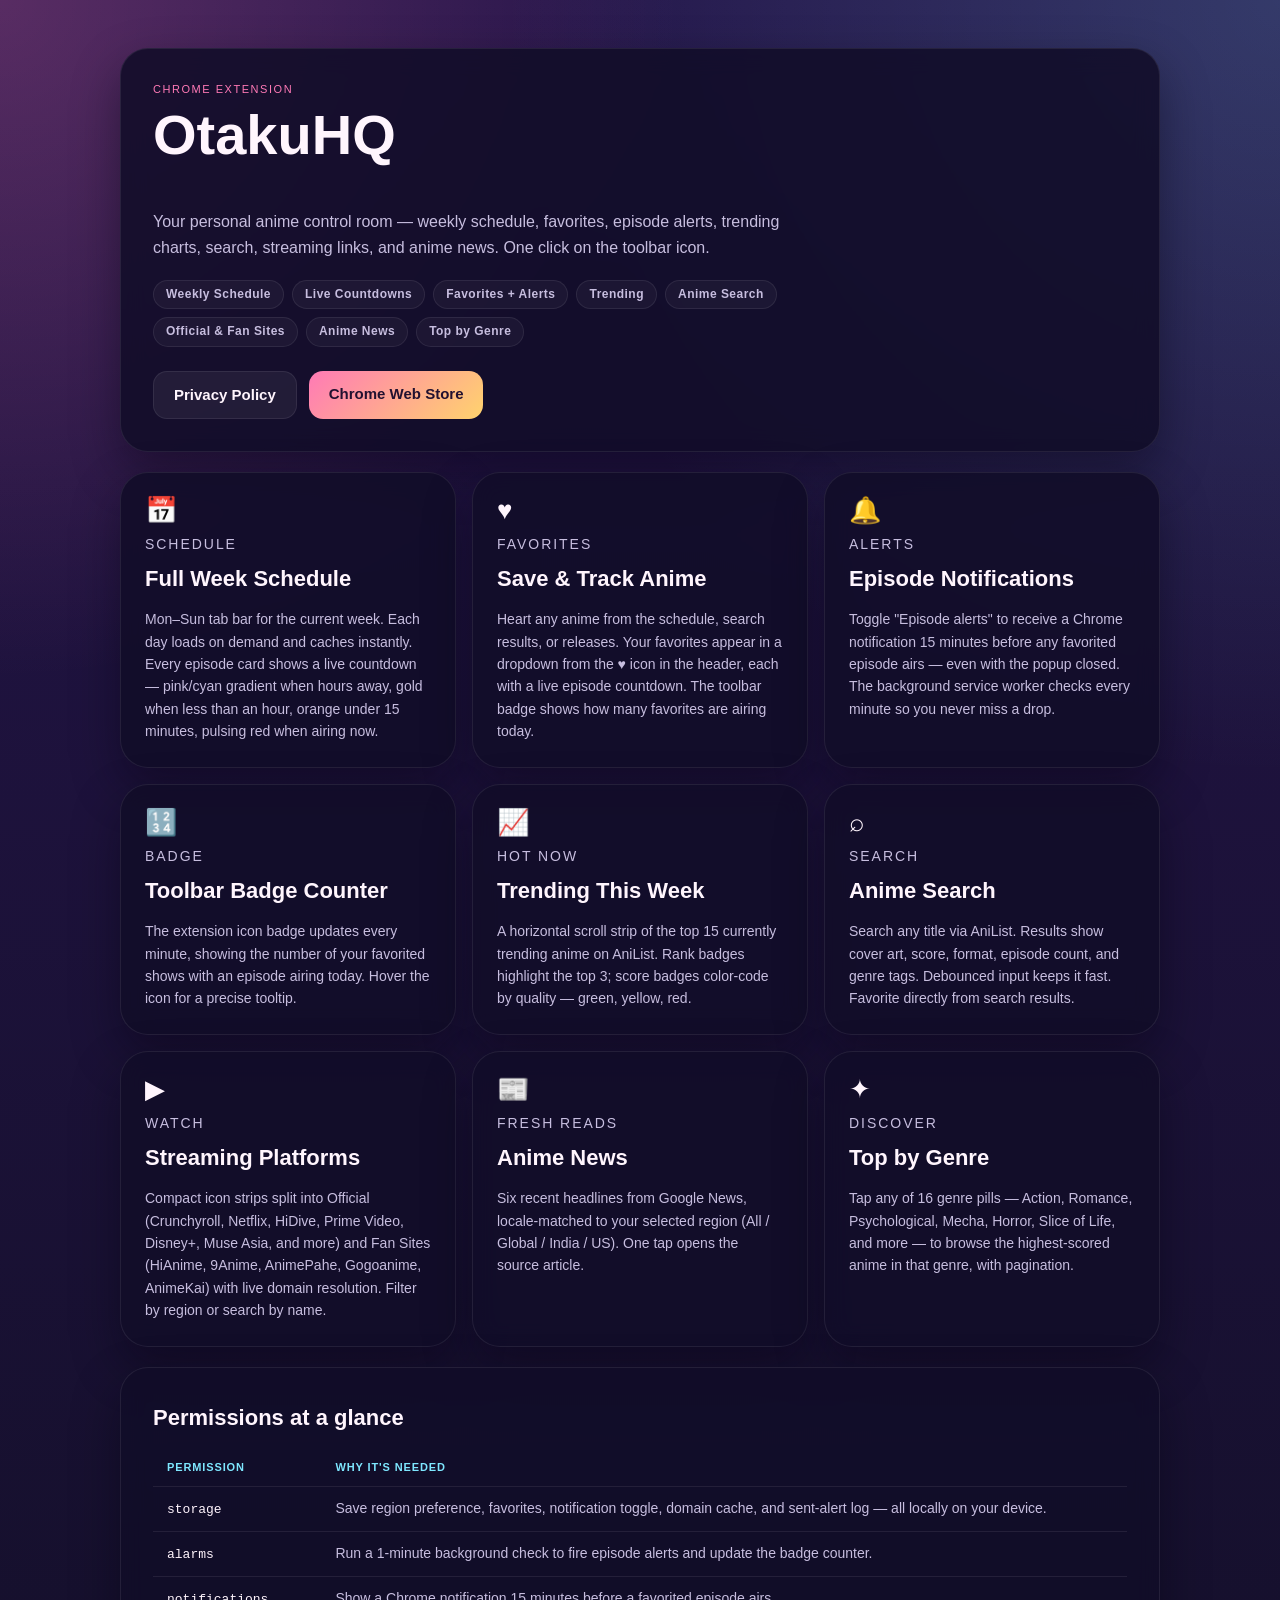
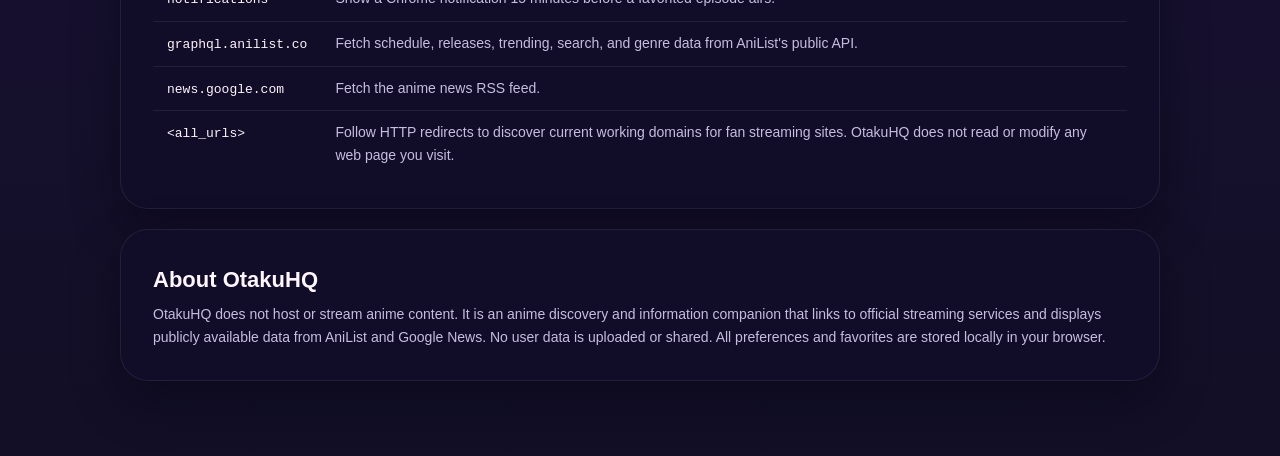
<file: index.html>
<!doctype html>
<html lang="en">
  <head>
    <meta charset="utf-8" />
    <meta name="viewport" content="width=device-width, initial-scale=1" />
    <title>OtakuHQ — Anime Control Room for Chrome</title>
    <meta
      name="description"
      content="OtakuHQ is a Chrome extension with a full weekly anime schedule, favorites, episode alerts, trending charts, search, streaming platforms, and anime news — all from one popup."
    />
    <link rel="stylesheet" href="styles.css" />
  </head>
  <body>
    <main class="page-shell">

      <!-- Hero -->
      <section class="card">
        <div class="hero-body">
          <p class="eyebrow">Chrome Extension</p>
          <h1>OtakuHQ</h1>
          <p class="lead">
            Your personal anime control room — weekly schedule, favorites,
            episode alerts, trending charts, search, streaming links, and
            anime news. One click on the toolbar icon.
          </p>

          <div class="badge-row">
            <span class="badge">Weekly Schedule</span>
            <span class="badge">Live Countdowns</span>
            <span class="badge">Favorites + Alerts</span>
            <span class="badge">Trending</span>
            <span class="badge">Anime Search</span>
            <span class="badge">Official &amp; Fan Sites</span>
            <span class="badge">Anime News</span>
            <span class="badge">Top by Genre</span>
          </div>

          <div class="actions">
            <a class="button button-secondary" href="privacy-policy.html">Privacy Policy</a>
            <a class="button button-primary" href="https://chromewebstore.google.com/" target="_blank" rel="noreferrer">Chrome Web Store</a>
          </div>
        </div>
      </section>

      <!-- Feature grid -->
      <div class="feature-grid">

        <article class="card feature-card">
          <div class="feature-icon">📅</div>
          <p class="card-kicker">Schedule</p>
          <h2>Full Week Schedule</h2>
          <p>
            Mon–Sun tab bar for the current week. Each day loads on demand and
            caches instantly. Every episode card shows a live countdown — pink/cyan
            gradient when hours away, gold when less than an hour, orange under
            15 minutes, pulsing red when airing now.
          </p>
        </article>

        <article class="card feature-card">
          <div class="feature-icon">♥</div>
          <p class="card-kicker">Favorites</p>
          <h2>Save &amp; Track Anime</h2>
          <p>
            Heart any anime from the schedule, search results, or releases. Your
            favorites appear in a dropdown from the ♥ icon in the header, each
            with a live episode countdown. The toolbar badge shows how many
            favorites are airing today.
          </p>
        </article>

        <article class="card feature-card">
          <div class="feature-icon">🔔</div>
          <p class="card-kicker">Alerts</p>
          <h2>Episode Notifications</h2>
          <p>
            Toggle "Episode alerts" to receive a Chrome notification 15 minutes
            before any favorited episode airs — even with the popup closed. The
            background service worker checks every minute so you never miss a drop.
          </p>
        </article>

        <article class="card feature-card">
          <div class="feature-icon">🔢</div>
          <p class="card-kicker">Badge</p>
          <h2>Toolbar Badge Counter</h2>
          <p>
            The extension icon badge updates every minute, showing the number of
            your favorited shows with an episode airing today. Hover the icon for
            a precise tooltip.
          </p>
        </article>

        <article class="card feature-card">
          <div class="feature-icon">📈</div>
          <p class="card-kicker">Hot Now</p>
          <h2>Trending This Week</h2>
          <p>
            A horizontal scroll strip of the top 15 currently trending anime on
            AniList. Rank badges highlight the top 3; score badges color-code
            by quality — green, yellow, red.
          </p>
        </article>

        <article class="card feature-card">
          <div class="feature-icon">⌕</div>
          <p class="card-kicker">Search</p>
          <h2>Anime Search</h2>
          <p>
            Search any title via AniList. Results show cover art, score, format,
            episode count, and genre tags. Debounced input keeps it fast.
            Favorite directly from search results.
          </p>
        </article>

        <article class="card feature-card">
          <div class="feature-icon">▶</div>
          <p class="card-kicker">Watch</p>
          <h2>Streaming Platforms</h2>
          <p>
            Compact icon strips split into Official (Crunchyroll, Netflix, HiDive,
            Prime Video, Disney+, Muse Asia, and more) and Fan Sites (HiAnime,
            9Anime, AnimePahe, Gogoanime, AnimeKai) with live domain resolution.
            Filter by region or search by name.
          </p>
        </article>

        <article class="card feature-card">
          <div class="feature-icon">📰</div>
          <p class="card-kicker">Fresh Reads</p>
          <h2>Anime News</h2>
          <p>
            Six recent headlines from Google News, locale-matched to your selected
            region (All / Global / India / US). One tap opens the source article.
          </p>
        </article>

        <article class="card feature-card">
          <div class="feature-icon">✦</div>
          <p class="card-kicker">Discover</p>
          <h2>Top by Genre</h2>
          <p>
            Tap any of 16 genre pills — Action, Romance, Psychological, Mecha,
            Horror, Slice of Life, and more — to browse the highest-scored anime
            in that genre, with pagination.
          </p>
        </article>

      </div>

      <!-- Permissions at a glance -->
      <section class="card">
        <h2>Permissions at a glance</h2>
        <table>
          <thead>
            <tr><th>Permission</th><th>Why it's needed</th></tr>
          </thead>
          <tbody>
            <tr>
              <td><code>storage</code></td>
              <td>Save region preference, favorites, notification toggle, domain cache, and sent-alert log — all locally on your device.</td>
            </tr>
            <tr>
              <td><code>alarms</code></td>
              <td>Run a 1-minute background check to fire episode alerts and update the badge counter.</td>
            </tr>
            <tr>
              <td><code>notifications</code></td>
              <td>Show a Chrome notification 15 minutes before a favorited episode airs.</td>
            </tr>
            <tr>
              <td><code>graphql.anilist.co</code></td>
              <td>Fetch schedule, releases, trending, search, and genre data from AniList's public API.</td>
            </tr>
            <tr>
              <td><code>news.google.com</code></td>
              <td>Fetch the anime news RSS feed.</td>
            </tr>
            <tr>
              <td><code>&lt;all_urls&gt;</code></td>
              <td>Follow HTTP redirects to discover current working domains for fan streaming sites. OtakuHQ does not read or modify any web page you visit.</td>
            </tr>
          </tbody>
        </table>
      </section>

      <!-- About / footer -->
      <section class="card">
        <h2>About OtakuHQ</h2>
        <p class="footer-note">
          OtakuHQ does not host or stream anime content. It is an anime discovery
          and information companion that links to official streaming services and
          displays publicly available data from AniList and Google News. No user
          data is uploaded or shared. All preferences and favorites are stored
          locally in your browser.
        </p>
      </section>

    </main>
  </body>
</html>
</file>
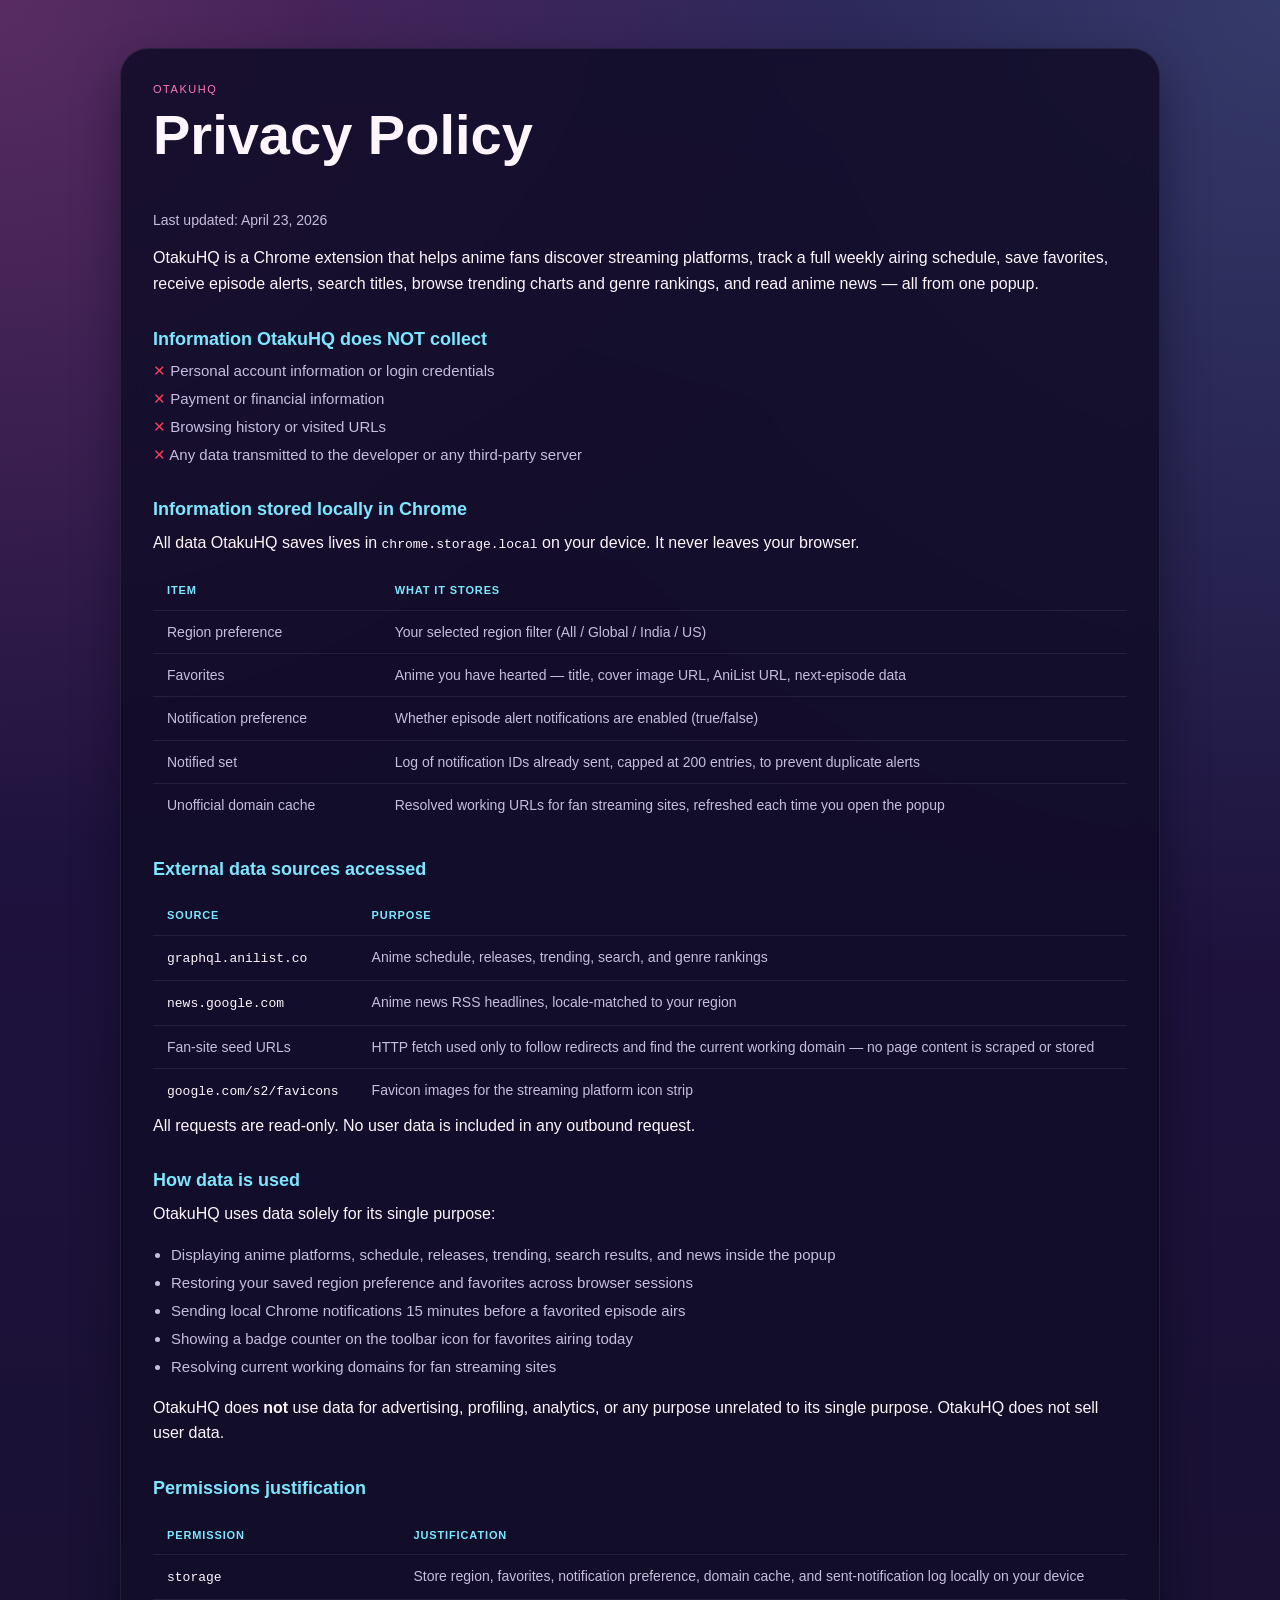
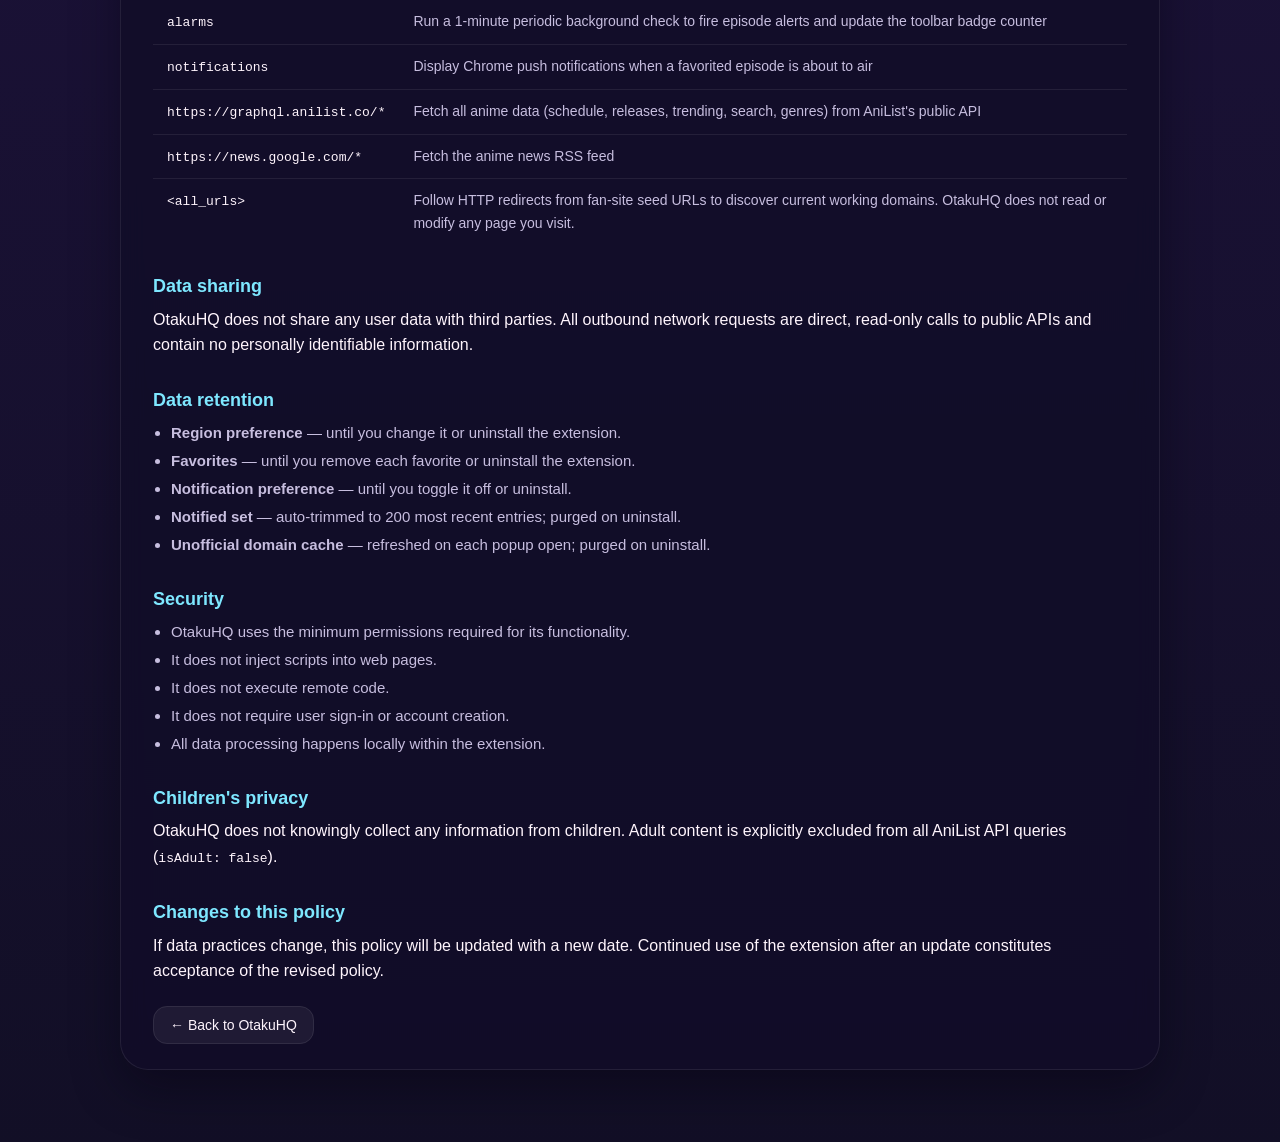
<file: privacy-policy.html>
<!doctype html>
<html lang="en">
  <head>
    <meta charset="utf-8" />
    <meta name="viewport" content="width=device-width, initial-scale=1" />
    <title>OtakuHQ — Privacy Policy</title>
    <meta name="description" content="Privacy Policy for the OtakuHQ Chrome extension." />
    <link rel="stylesheet" href="styles.css" />
  </head>
  <body>
    <main class="page-shell">

      <section class="card policy-section">
        <p class="eyebrow">OtakuHQ</p>
        <h1>Privacy Policy</h1>
        <p class="muted">Last updated: April 23, 2026</p>

        <p>
          OtakuHQ is a Chrome extension that helps anime fans discover streaming
          platforms, track a full weekly airing schedule, save favorites, receive
          episode alerts, search titles, browse trending charts and genre
          rankings, and read anime news — all from one popup.
        </p>

        <h2>Information OtakuHQ does NOT collect</h2>
        <ul class="no-bullet">
          <li>Personal account information or login credentials</li>
          <li>Payment or financial information</li>
          <li>Browsing history or visited URLs</li>
          <li>Any data transmitted to the developer or any third-party server</li>
        </ul>

        <h2>Information stored locally in Chrome</h2>
        <p>
          All data OtakuHQ saves lives in <code>chrome.storage.local</code> on
          your device. It never leaves your browser.
        </p>
        <table>
          <thead>
            <tr><th>Item</th><th>What it stores</th></tr>
          </thead>
          <tbody>
            <tr>
              <td>Region preference</td>
              <td>Your selected region filter (All / Global / India / US)</td>
            </tr>
            <tr>
              <td>Favorites</td>
              <td>Anime you have hearted — title, cover image URL, AniList URL, next-episode data</td>
            </tr>
            <tr>
              <td>Notification preference</td>
              <td>Whether episode alert notifications are enabled (true/false)</td>
            </tr>
            <tr>
              <td>Notified set</td>
              <td>Log of notification IDs already sent, capped at 200 entries, to prevent duplicate alerts</td>
            </tr>
            <tr>
              <td>Unofficial domain cache</td>
              <td>Resolved working URLs for fan streaming sites, refreshed each time you open the popup</td>
            </tr>
          </tbody>
        </table>

        <h2>External data sources accessed</h2>
        <table>
          <thead>
            <tr><th>Source</th><th>Purpose</th></tr>
          </thead>
          <tbody>
            <tr>
              <td><code>graphql.anilist.co</code></td>
              <td>Anime schedule, releases, trending, search, and genre rankings</td>
            </tr>
            <tr>
              <td><code>news.google.com</code></td>
              <td>Anime news RSS headlines, locale-matched to your region</td>
            </tr>
            <tr>
              <td>Fan-site seed URLs</td>
              <td>HTTP fetch used only to follow redirects and find the current working domain — no page content is scraped or stored</td>
            </tr>
            <tr>
              <td><code>google.com/s2/favicons</code></td>
              <td>Favicon images for the streaming platform icon strip</td>
            </tr>
          </tbody>
        </table>
        <p>All requests are read-only. No user data is included in any outbound request.</p>

        <h2>How data is used</h2>
        <p>OtakuHQ uses data solely for its single purpose:</p>
        <ul>
          <li>Displaying anime platforms, schedule, releases, trending, search results, and news inside the popup</li>
          <li>Restoring your saved region preference and favorites across browser sessions</li>
          <li>Sending local Chrome notifications 15 minutes before a favorited episode airs</li>
          <li>Showing a badge counter on the toolbar icon for favorites airing today</li>
          <li>Resolving current working domains for fan streaming sites</li>
        </ul>
        <p>
          OtakuHQ does <strong>not</strong> use data for advertising, profiling,
          analytics, or any purpose unrelated to its single purpose. OtakuHQ does
          not sell user data.
        </p>

        <h2>Permissions justification</h2>
        <table>
          <thead>
            <tr><th>Permission</th><th>Justification</th></tr>
          </thead>
          <tbody>
            <tr>
              <td><code>storage</code></td>
              <td>Store region, favorites, notification preference, domain cache, and sent-notification log locally on your device</td>
            </tr>
            <tr>
              <td><code>alarms</code></td>
              <td>Run a 1-minute periodic background check to fire episode alerts and update the toolbar badge counter</td>
            </tr>
            <tr>
              <td><code>notifications</code></td>
              <td>Display Chrome push notifications when a favorited episode is about to air</td>
            </tr>
            <tr>
              <td><code>https://graphql.anilist.co/*</code></td>
              <td>Fetch all anime data (schedule, releases, trending, search, genres) from AniList's public API</td>
            </tr>
            <tr>
              <td><code>https://news.google.com/*</code></td>
              <td>Fetch the anime news RSS feed</td>
            </tr>
            <tr>
              <td><code>&lt;all_urls&gt;</code></td>
              <td>Follow HTTP redirects from fan-site seed URLs to discover current working domains. OtakuHQ does not read or modify any page you visit.</td>
            </tr>
          </tbody>
        </table>

        <h2>Data sharing</h2>
        <p>
          OtakuHQ does not share any user data with third parties. All outbound
          network requests are direct, read-only calls to public APIs and contain
          no personally identifiable information.
        </p>

        <h2>Data retention</h2>
        <ul>
          <li><strong>Region preference</strong> — until you change it or uninstall the extension.</li>
          <li><strong>Favorites</strong> — until you remove each favorite or uninstall the extension.</li>
          <li><strong>Notification preference</strong> — until you toggle it off or uninstall.</li>
          <li><strong>Notified set</strong> — auto-trimmed to 200 most recent entries; purged on uninstall.</li>
          <li><strong>Unofficial domain cache</strong> — refreshed on each popup open; purged on uninstall.</li>
        </ul>

        <h2>Security</h2>
        <ul>
          <li>OtakuHQ uses the minimum permissions required for its functionality.</li>
          <li>It does not inject scripts into web pages.</li>
          <li>It does not execute remote code.</li>
          <li>It does not require user sign-in or account creation.</li>
          <li>All data processing happens locally within the extension.</li>
        </ul>

        <h2>Children's privacy</h2>
        <p>
          OtakuHQ does not knowingly collect any information from children.
          Adult content is explicitly excluded from all AniList API queries
          (<code>isAdult: false</code>).
        </p>

        <h2>Changes to this policy</h2>
        <p>
          If data practices change, this policy will be updated with a new date.
          Continued use of the extension after an update constitutes acceptance
          of the revised policy.
        </p>

        <div class="back-link">
          <a href="index.html">← Back to OtakuHQ</a>
        </div>
      </section>

    </main>
  </body>
</html>
</file>
<file: styles.css>
:root {
  color-scheme: dark;
  --bg:       #120f26;
  --panel:    rgba(18, 13, 40, 0.88);
  --text:     #fff5fd;
  --muted:    #c7bedf;
  --accent:   #ff7ab6;
  --accent-2: #7ee7ff;
  --accent-3: #ffd36d;
  --line:     rgba(255, 255, 255, 0.08);
}

* { box-sizing: border-box; }

body {
  margin: 0;
  min-height: 100vh;
  font: 16px/1.6 "Trebuchet MS", "Avenir Next", sans-serif;
  color: var(--text);
  background:
    radial-gradient(circle at top left,  rgba(255,122,182,0.24), transparent 28%),
    radial-gradient(circle at top right, rgba(126,231,255,0.18), transparent 32%),
    linear-gradient(180deg, #241449 0%, var(--bg) 100%);
}

.page-shell {
  max-width: 1080px;
  margin: 0 auto;
  padding: 48px 20px 80px;
  display: flex;
  flex-direction: column;
  gap: 20px;
}

/* ── Cards ── */
.card {
  border: 1px solid var(--line);
  background: var(--panel);
  backdrop-filter: blur(12px);
  border-radius: 28px;
  padding: 32px;
  box-shadow: 0 20px 48px rgba(5,3,16,0.4);
}

/* ── Typography ── */
.eyebrow, .card-kicker {
  margin: 0 0 8px;
  text-transform: uppercase;
  letter-spacing: 0.14em;
  font-size: 11px;
  color: var(--accent);
}

h1, h2, h3, p, ul { margin-top: 0; }

h1 { font-size: 56px; line-height: 1.0; }
h2 { font-size: 22px; margin-bottom: 6px; }
h3 { font-size: 16px; color: var(--accent-2); margin-bottom: 4px; }

.lead, .muted, li { color: var(--muted); }
.muted { font-size: 14px; }

/* ── Hero ── */
.hero-body { max-width: 640px; }

.badge-row {
  display: flex;
  flex-wrap: wrap;
  gap: 8px;
  margin-top: 20px;
  margin-bottom: 24px;
}

.badge {
  display: inline-block;
  padding: 4px 12px;
  border-radius: 99px;
  font-size: 12px;
  font-weight: 700;
  letter-spacing: 0.04em;
  border: 1px solid var(--line);
  color: var(--muted);
  background: rgba(255,255,255,0.04);
}

.actions {
  display: flex;
  gap: 12px;
  flex-wrap: wrap;
}

/* ── Buttons ── */
.button {
  text-decoration: none;
  border-radius: 14px;
  padding: 11px 20px;
  font-weight: 700;
  font-size: 15px;
}

.button-primary {
  background: linear-gradient(135deg, var(--accent), var(--accent-3));
  color: #221130;
}

.button-secondary {
  background: rgba(255,255,255,0.06);
  color: var(--text);
  border: 1px solid var(--line);
}

/* ── Feature grid ── */
.feature-grid {
  display: grid;
  grid-template-columns: repeat(3, minmax(0, 1fr));
  gap: 16px;
}

.feature-card {
  display: flex;
  flex-direction: column;
  gap: 6px;
  padding: 24px;
}

.feature-card p { color: var(--muted); font-size: 14px; margin: 0; }

.feature-icon {
  font-size: 26px;
  margin-bottom: 4px;
  line-height: 1;
}

/* ── Permissions / data table ── */
table {
  width: 100%;
  border-collapse: collapse;
  margin-top: 14px;
  font-size: 14px;
}

th, td {
  text-align: left;
  padding: 10px 14px;
  border-bottom: 1px solid var(--line);
  color: var(--muted);
  vertical-align: top;
}

th {
  color: var(--accent-2);
  font-size: 11px;
  font-weight: 700;
  text-transform: uppercase;
  letter-spacing: 0.08em;
}

tr:last-child td { border-bottom: none; }

code { color: var(--text); font-size: 13px; }

/* ── Lists ── */
ul { padding-left: 18px; }
li { color: var(--muted); font-size: 15px; margin-bottom: 4px; }

.no-bullet { list-style: none; padding-left: 0; }
.no-bullet li::before { content: "✕  "; color: #f43f5e; }

/* ── Footer / back ── */
.back-link { margin-top: 28px; }
.back-link a {
  text-decoration: none;
  border-radius: 14px;
  padding: 10px 16px;
  background: rgba(255,255,255,0.06);
  color: var(--text);
  border: 1px solid var(--line);
  font-size: 14px;
}

.footer-note { color: var(--muted); font-size: 14px; margin: 0; }

/* ── Privacy-page section spacing ── */
.policy-section h2 {
  color: var(--accent-2);
  font-size: 18px;
  margin-top: 28px;
  margin-bottom: 6px;
}
.policy-section h2:first-child { margin-top: 0; }

/* ── Responsive ── */
@media (max-width: 860px) {
  .feature-grid { grid-template-columns: repeat(2, minmax(0, 1fr)); }
}

@media (max-width: 560px) {
  .feature-grid { grid-template-columns: 1fr; }
  h1 { font-size: 38px; }
}
</file>
